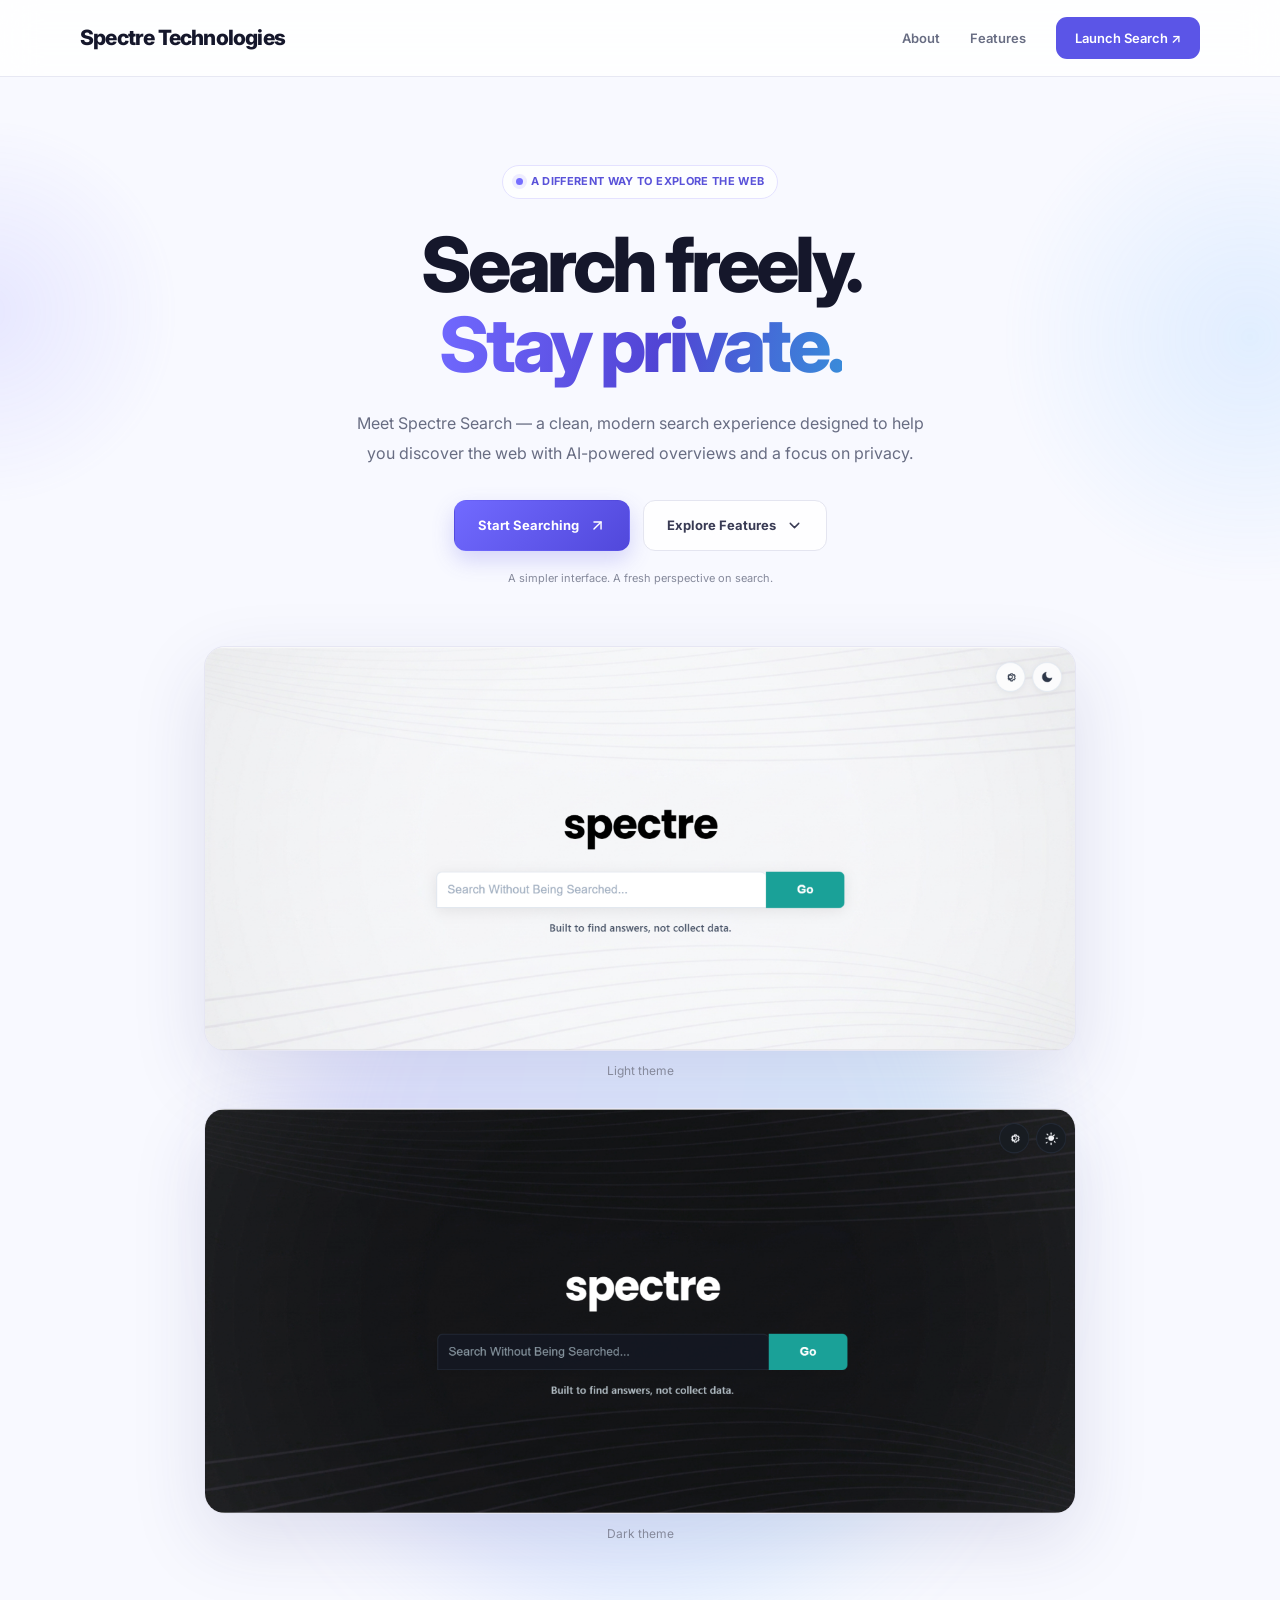
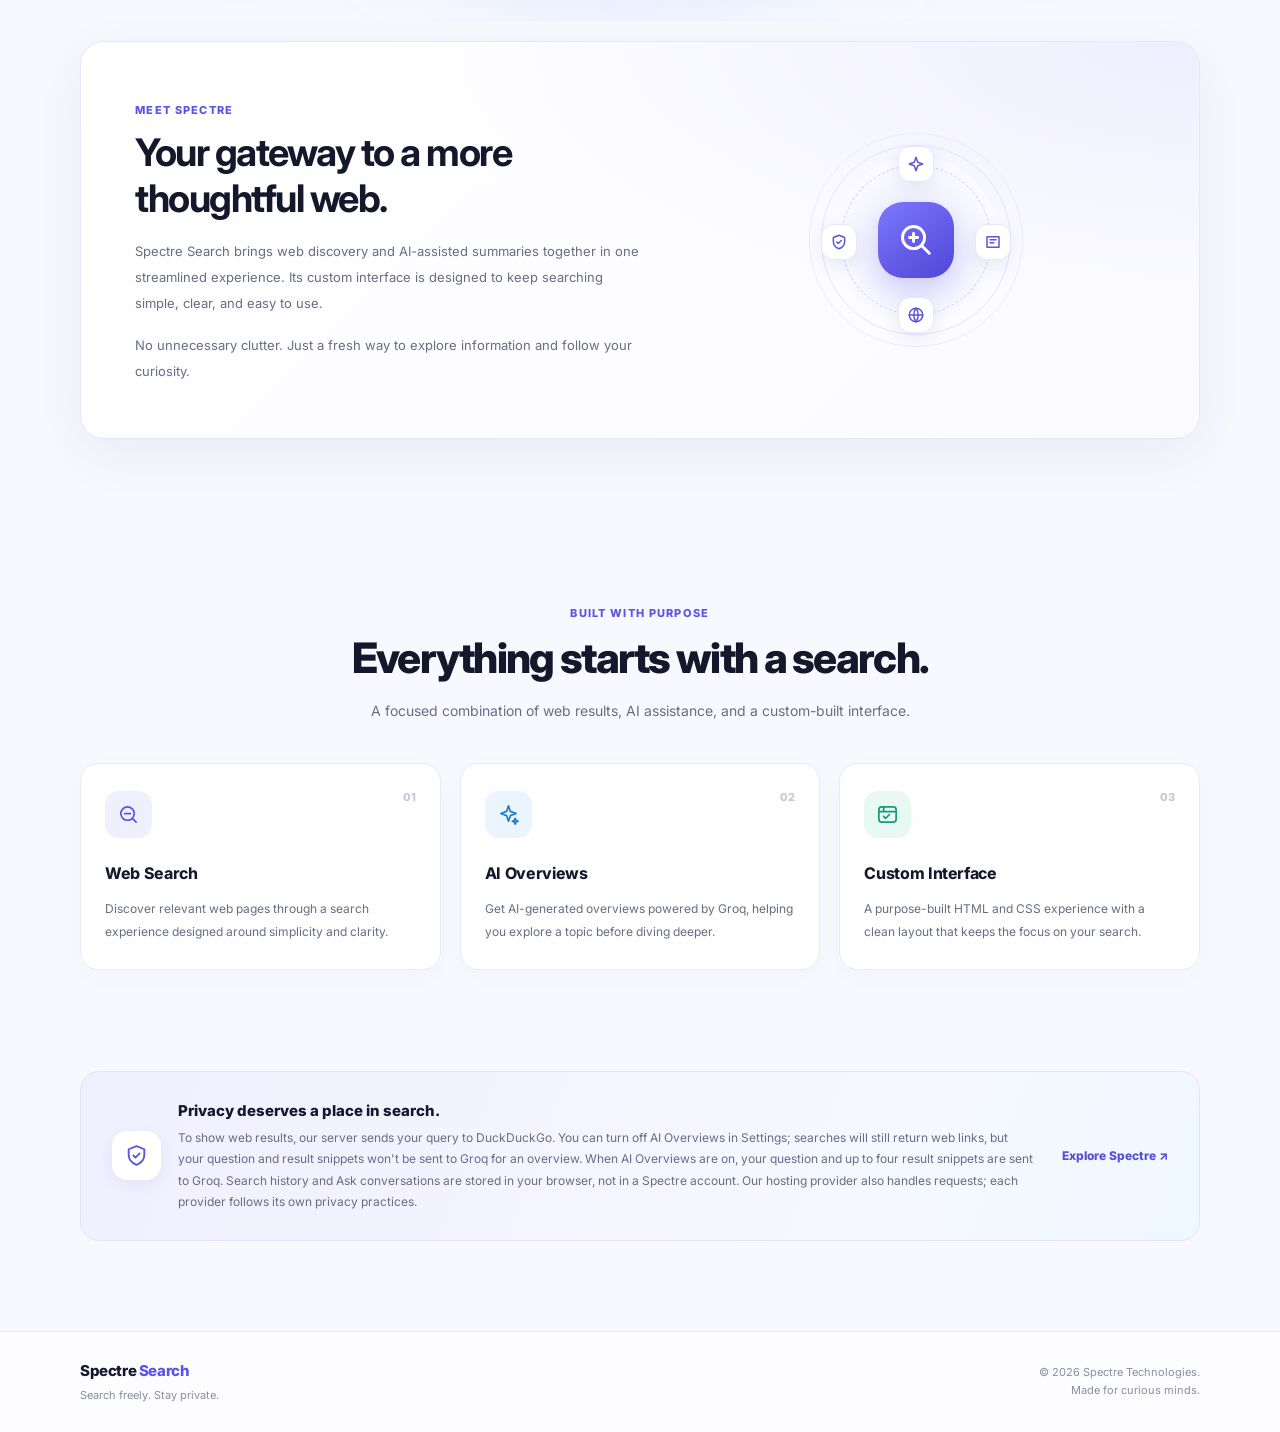
<file: index.html>
<!DOCTYPE html>
<html lang="en">
<head>
  <meta charset="UTF-8">
  <meta name="viewport" content="width=device-width, initial-scale=1.0">

  <title>Spectre Technologies — Search Freely. Stay Private.</title>
  <meta name="description" content="Discover Spectre Search, a privacy-focused search experience with AI-powered overviews and a clean, modern interface.">

  <!-- Restore your original Google Search Console verification tag here. -->

  <meta name="theme-color" content="#f8f9ff">

  <link rel="preconnect" href="https://fonts.googleapis.com">
  <link rel="preconnect" href="https://fonts.gstatic.com" crossorigin>
  <link href="https://fonts.googleapis.com/css2?family=Inter:wght@400;500;600;700;800&display=swap" rel="stylesheet">

  <style>
    :root {
      --background: #f8f9ff;
      --surface: #ffffff;
      --text: #15172b;
      --muted: #686d83;
      --primary: #5b55e7;
      --primary-dark: #4942d0;
      --border: #e9eaf4;
      --shadow: 0 16px 50px rgba(41, 40, 100, 0.07);
    }

    * {
      box-sizing: border-box;
      margin: 0;
      padding: 0;
    }

    html {
      scroll-behavior: smooth;
      scroll-padding-top: 90px;
    }

    body {
      font-family: "Inter", sans-serif;
      background: var(--background);
      color: var(--text);
      line-height: 1.6;
      overflow-x: hidden;
    }

    a {
      color: inherit;
      text-decoration: none;
    }

    a {
      -webkit-tap-highlight-color: transparent;
    }

    .container {
      width: min(1120px, calc(100% - 40px));
      margin-inline: auto;
    }

    /* Navigation */

    .navbar {
      position: sticky;
      top: 0;
      z-index: 100;
      background: rgba(255, 255, 255, 0.86);
      backdrop-filter: blur(18px);
      border-bottom: 1px solid rgba(225, 227, 241, 0.8);
    }

    .nav-inner {
      min-height: 76px;
      display: flex;
      align-items: center;
      justify-content: space-between;
      gap: 24px;
    }

    /* Text-only brand */

    .brand {
      display: inline-flex;
      align-items: center;
      font-size: 21px;
      font-weight: 800;
      letter-spacing: -0.8px;
      white-space: nowrap;
    }

    .brand-name {
      color: #15172b;
    }

    .nav-links {
      display: flex;
      align-items: center;
      gap: 30px;
      color: var(--muted);
      font-size: 13px;
      font-weight: 600;
    }

    .nav-links a:not(.nav-cta):hover {
      color: var(--primary);
    }

    .nav-cta {
      padding: 11px 19px;
      border-radius: 11px;
      color: white;
      background: var(--primary);
      transition: transform 0.2s, background 0.2s;
    }

    .nav-cta:hover {
      background: var(--primary-dark);
      transform: translateY(-2px);
    }

    /* Hero */

    .hero {
      position: relative;
      isolation: isolate;
      padding: 88px 0 78px;
      overflow: hidden;
    }

    .hero::before,
    .hero::after {
      content: "";
      position: absolute;
      z-index: -1;
      border-radius: 50%;
      filter: blur(2px);
      pointer-events: none;
    }

    .hero::before {
      width: 390px;
      height: 390px;
      left: -210px;
      top: 40px;
      background: radial-gradient(
        circle,
        rgba(121, 116, 255, 0.13),
        transparent 70%
      );
    }

    .hero::after {
      width: 500px;
      height: 500px;
      right: -220px;
      top: 10px;
      background: radial-gradient(
        circle,
        rgba(105, 182, 255, 0.16),
        transparent 70%
      );
    }

    .hero-content {
      text-align: center;
      max-width: 800px;
      margin: 0 auto;
    }

    .eyebrow {
      display: inline-flex;
      align-items: center;
      gap: 8px;
      padding: 7px 13px;
      margin-bottom: 25px;
      border: 1px solid #e4e2ff;
      border-radius: 999px;
      background: rgba(255, 255, 255, 0.8);
      color: #5952d9;
      font-size: 11px;
      font-weight: 700;
      letter-spacing: 0.35px;
    }

    .eyebrow-dot {
      width: 7px;
      height: 7px;
      background: #756eff;
      border-radius: 50%;
      box-shadow: 0 0 0 4px #eeedff;
    }

    h1 {
      font-size: clamp(43px, 7vw, 76px);
      line-height: 1.06;
      letter-spacing: -4px;
      font-weight: 800;
    }

    .gradient-text {
      color: #5c55e8;
      background: linear-gradient(
        100deg,
        #7169ff,
        #5144d4 55%,
        #398cda
      );
      -webkit-background-clip: text;
      background-clip: text;
      -webkit-text-fill-color: transparent;
    }

    .hero-description {
      max-width: 570px;
      margin: 23px auto 0;
      color: var(--muted);
      font-size: 16px;
      line-height: 1.9;
    }

    .hero-actions {
      margin-top: 32px;
      display: flex;
      align-items: center;
      justify-content: center;
      flex-wrap: wrap;
      gap: 13px;
    }

    .button {
      display: inline-flex;
      justify-content: center;
      align-items: center;
      gap: 10px;
      padding: 14px 23px;
      border: 1px solid transparent;
      border-radius: 12px;
      font-family: inherit;
      font-size: 13px;
      font-weight: 700;
      transition: transform 0.22s, box-shadow 0.22s, background 0.22s;
    }

    .button-primary {
      color: #fff;
      background: linear-gradient(135deg, #716aff, #5148db);
      box-shadow: 0 9px 22px rgba(91, 85, 231, 0.23);
    }

    .button-primary:hover {
      transform: translateY(-3px);
      box-shadow: 0 13px 27px rgba(91, 85, 231, 0.3);
    }

    .button-secondary {
      color: #393b54;
      background: rgba(255, 255, 255, 0.85);
      border-color: #e4e5f0;
    }

    .button-secondary:hover {
      transform: translateY(-2px);
      background: white;
      box-shadow: 0 7px 18px rgba(41, 40, 100, 0.06);
    }

    .button svg {
      width: 17px;
      height: 17px;
    }

    .hero-note {
      margin-top: 19px;
      font-size: 11px;
      color: #85899b;
    }

    /* Search interface previews */

    .preview-wrap {
      position: relative;
      max-width: 900px;
      margin: 58px auto 0;
      padding: 0 14px;
    }

    .preview-glow {
      position: absolute;
      inset: 15% 10% -8%;
      background: linear-gradient(100deg, #a49fff, #8ad8ff);
      filter: blur(55px);
      opacity: 0.24;
      z-index: -1;
      border-radius: 50%;
    }

    .search-screenshot {
      display: block;
      width: 100%;
      height: auto;
      border: 1px solid #e6e6f3;
      border-radius: 21px;
      background: #fff;
      box-shadow: 0 26px 75px rgba(48, 46, 113, 0.13);
      transition: transform 0.35s ease, box-shadow 0.35s ease;
    }

    .preview-shot {
      margin: 0 0 28px;
    }

    .preview-shot:last-child {
      margin-bottom: 0;
    }

    .preview-caption {
      margin-top: 10px;
      color: #85899b;
      font-size: 12px;
      text-align: center;
    }

    .search-screenshot:hover {
      transform: translateY(-4px);
      box-shadow: 0 32px 85px rgba(48, 46, 113, 0.17);
    }

    /* Shared section styles */

    .section {
      padding: 75px 0;
    }

    .section-heading {
      max-width: 650px;
      margin: 0 auto 39px;
      text-align: center;
    }

    .section-kicker {
      display: inline-block;
      margin-bottom: 11px;
      color: var(--primary);
      font-size: 11px;
      font-weight: 800;
      letter-spacing: 1.3px;
      text-transform: uppercase;
    }

    .section-heading h2 {
      font-size: clamp(29px, 4vw, 42px);
      line-height: 1.2;
      letter-spacing: -1.7px;
      font-weight: 800;
    }

    .section-heading p {
      margin-top: 14px;
      color: var(--muted);
      font-size: 14px;
      line-height: 1.9;
    }

    /* About */

    .about-section {
      padding-top: 20px;
    }

    .about-panel {
      position: relative;
      display: grid;
      grid-template-columns: 1.05fr 0.95fr;
      align-items: center;
      gap: 45px;
      padding: clamp(27px, 5vw, 54px);
      overflow: hidden;
      border: 1px solid #e8e7f7;
      border-radius: 24px;
      background:
        radial-gradient(
          ellipse at 100% 0%,
          rgba(122, 115, 255, 0.10),
          transparent 48%
        ),
        linear-gradient(135deg, #fff, #fbfbff);
      box-shadow: var(--shadow);
    }

    .about-copy h2 {
      max-width: 410px;
      font-size: clamp(27px, 4vw, 38px);
      line-height: 1.2;
      letter-spacing: -1.5px;
    }

    .about-copy p {
      margin-top: 16px;
      color: var(--muted);
      font-size: 13px;
      line-height: 2;
    }

    .about-visual {
      min-height: 200px;
      display: grid;
      place-items: center;
    }

    .orbit {
      position: relative;
      width: 190px;
      height: 190px;
      display: grid;
      place-items: center;
      border: 1px solid #e5e3ff;
      border-radius: 50%;
      background: radial-gradient(
        circle,
        #f0efff 0%,
        #fafaff 62%,
        transparent 63%
      );
    }

    .orbit::before,
    .orbit::after {
      content: "";
      position: absolute;
      inset: 19px;
      border: 1px dashed #d4d1ff;
      border-radius: 50%;
    }

    .orbit::after {
      inset: -13px;
      border-style: solid;
      border-color: #ecebff;
    }

    .orbit-core {
      width: 76px;
      height: 76px;
      display: grid;
      place-items: center;
      color: white;
      border-radius: 25px;
      background: linear-gradient(145deg, #7e77ff, #4f46d6);
      box-shadow: 0 12px 32px rgba(91, 85, 231, 0.28);
      z-index: 1;
    }

    .orbit-core svg {
      width: 39px;
      height: 39px;
    }

    .orbit-node {
      position: absolute;
      width: 36px;
      height: 36px;
      display: grid;
      place-items: center;
      color: #5c55dc;
      border: 1px solid #e7e5ff;
      border-radius: 12px;
      background: #fff;
      box-shadow: 0 6px 18px rgba(41, 40, 100, 0.08);
      z-index: 2;
    }

    .orbit-node svg {
      width: 18px;
      height: 18px;
    }

    .orbit-node.one { top: 0; left: 76px; }
    .orbit-node.two { right: -1px; top: 78px; }
    .orbit-node.three { bottom: 1px; left: 76px; }
    .orbit-node.four { left: -1px; top: 78px; }

    /* Features */

    .features-section {
      padding-top: 85px;
    }

    .features-grid {
      display: grid;
      grid-template-columns: repeat(3, minmax(0, 1fr));
      gap: 19px;
    }

    .feature-card {
      position: relative;
      padding: 27px 24px 25px;
      border: 1px solid var(--border);
      border-radius: 18px;
      background: rgba(255, 255, 255, 0.88);
      box-shadow: 0 6px 25px rgba(41, 40, 100, 0.025);
      transition: transform 0.25s, border-color 0.25s, box-shadow 0.25s;
    }

    .feature-card:hover {
      transform: translateY(-5px);
      border-color: #d8d5ff;
      box-shadow: 0 15px 38px rgba(41, 40, 100, 0.075);
    }

    .feature-icon {
      width: 47px;
      height: 47px;
      display: grid;
      place-items: center;
      margin-bottom: 23px;
      border-radius: 14px;
      color: #5b55df;
      background: #f0efff;
    }

    .feature-icon svg {
      width: 23px;
      height: 23px;
    }

    .feature-card:nth-child(2) .feature-icon {
      color: #277cc4;
      background: #eaf5ff;
    }

    .feature-card:nth-child(3) .feature-icon {
      color: #169a79;
      background: #e7f9f2;
    }

    .feature-card h3 {
      margin-bottom: 10px;
      font-size: 16px;
      font-weight: 750;
      letter-spacing: -0.35px;
    }

    .feature-card p {
      color: var(--muted);
      font-size: 12px;
      line-height: 1.95;
    }

    .feature-number {
      position: absolute;
      top: 25px;
      right: 24px;
      color: #c6c7d7;
      font-size: 11px;
      font-weight: 800;
    }

    /* Privacy panel */

    .privacy-section {
      padding: 26px 0 90px;
    }

    .privacy-panel {
      display: flex;
      align-items: center;
      justify-content: space-between;
      gap: 26px;
      padding: 27px 31px;
      border: 1px solid #e3e2fb;
      border-radius: 19px;
      background: linear-gradient(
        110deg,
        #f0efff,
        #f6f8ff 70%,
        #eff8ff
      );
    }

    .privacy-copy {
      display: flex;
      align-items: center;
      gap: 17px;
    }

    .privacy-icon {
      width: 49px;
      height: 49px;
      flex-shrink: 0;
      display: grid;
      place-items: center;
      color: #5b55df;
      border-radius: 15px;
      background: #fff;
      box-shadow: 0 5px 15px rgba(70, 65, 160, 0.07);
    }

    .privacy-icon svg {
      width: 25px;
      height: 25px;
    }

    .privacy-copy h3 {
      font-size: 15px;
      font-weight: 800;
    }

    .privacy-copy p {
      margin-top: 4px;
      color: var(--muted);
      font-size: 12px;
      line-height: 1.8;
    }

    .privacy-link {
      flex-shrink: 0;
      color: #5750d7;
      font-size: 12px;
      font-weight: 800;
    }

    .privacy-link:hover {
      text-decoration: underline;
    }

    /* Footer */

    footer {
      border-top: 1px solid #e8e9f2;
      background: rgba(255, 255, 255, 0.72);
    }

    .footer-inner {
      min-height: 100px;
      display: flex;
      align-items: center;
      justify-content: space-between;
      gap: 20px;
    }

    .footer-brand {
      font-size: 15px;
      font-weight: 800;
      letter-spacing: -0.4px;
    }

    .footer-brand span {
      color: var(--primary);
    }

    .footer-caption {
      margin-top: 4px;
      color: #898da0;
      font-size: 11px;
    }

    .footer-right {
      color: #898da0;
      font-size: 11px;
      text-align: right;
    }

    /* Responsive layouts */

    @media (max-width: 760px) {
      .nav-inner {
        min-height: 68px;
      }

      .brand {
        font-size: 18px;
        letter-spacing: -0.6px;
      }

      .nav-links {
        gap: 15px;
      }

      .nav-links .nav-about {
        display: none;
      }

      .nav-cta {
        padding: 10px 13px;
        font-size: 11px;
      }

      .hero {
        padding: 69px 0 60px;
      }

      h1 {
        letter-spacing: -2.7px;
      }

      .hero-description {
        font-size: 14px;
      }

      .preview-wrap {
        margin-top: 45px;
      }

      .about-panel {
        grid-template-columns: 1fr;
        gap: 28px;
      }

      .about-copy {
        text-align: center;
      }

      .about-copy h2 {
        margin-inline: auto;
      }

      .about-visual {
        min-height: 220px;
      }

      .features-grid {
        grid-template-columns: repeat(2, minmax(0, 1fr));
      }

      .feature-card:last-child {
        grid-column: 1 / -1;
      }

      .privacy-panel {
        align-items: flex-start;
        flex-direction: column;
      }

      .privacy-link {
        padding-left: 66px;
      }
    }

    @media (max-width: 480px) {
      .container {
        width: calc(100% - 30px);
      }

      .brand {
        font-size: 15px;
        letter-spacing: -0.5px;
      }

      .nav-links {
        gap: 0;
      }

      .nav-cta {
        padding: 9px 10px;
        font-size: 10px;
      }

      .hero {
        padding-top: 55px;
      }

      .eyebrow {
        font-size: 9px;
      }

      h1 {
        font-size: 45px;
        letter-spacing: -2.5px;
      }

      .hero-description {
        font-size: 13px;
        line-height: 1.85;
      }

      .hero-actions {
        flex-direction: column;
        align-items: stretch;
        max-width: 270px;
        margin-inline: auto;
        margin-top: 25px;
      }

      .button {
        width: 100%;
      }

      .preview-wrap {
        padding: 0;
        margin-top: 40px;
      }

      .search-screenshot {
        border-radius: 14px;
      }

      .section {
        padding: 58px 0;
      }

      .section-heading {
        margin-bottom: 28px;
      }

      .section-heading h2 {
        letter-spacing: -1px;
      }

      .section-heading p {
        font-size: 12px;
      }

      .about-panel {
        padding: 27px 20px;
      }

      .about-copy p {
        font-size: 12px;
      }

      .features-grid {
        grid-template-columns: 1fr;
        gap: 13px;
      }

      .feature-card,
      .feature-card:last-child {
        grid-column: auto;
        padding: 23px;
      }

      .feature-icon {
        margin-bottom: 17px;
      }

      .privacy-section {
        padding-bottom: 60px;
      }

      .privacy-panel {
        padding: 22px 19px;
      }

      .privacy-copy {
        align-items: flex-start;
        gap: 12px;
      }

      .privacy-copy p {
        font-size: 11px;
      }

      .privacy-link {
        padding-left: 61px;
      }

      .footer-inner {
        padding: 23px 0;
        min-height: auto;
        align-items: flex-start;
        flex-direction: column;
        gap: 13px;
      }

      .footer-right {
        text-align: left;
      }
    }

    @media (prefers-reduced-motion: reduce) {
      *,
      *::before,
      *::after {
        scroll-behavior: auto !important;
        transition-duration: 0.01ms !important;
        animation-duration: 0.01ms !important;
      }
    }
  </style>
</head>

<body>

  <!-- Navigation -->
  <header class="navbar">
    <div class="container nav-inner">
      <a class="brand" href="#" aria-label="Spectre Technologies home">
        <span class="brand-name">Spectre Technologies</span>
      </a>

      <nav class="nav-links" aria-label="Main navigation">
        <a class="nav-about" href="#about">About</a>
        <a class="nav-about" href="#features">Features</a>
        <a class="nav-cta" href="https://spectresearch.vercel.app">
          Launch Search <span aria-hidden="true">↗</span>
        </a>
      </nav>
    </div>
  </header>

  <main>

    <!-- Hero -->
    <section class="hero">
      <div class="container">
        <div class="hero-content">
          <div class="eyebrow">
            <span class="eyebrow-dot"></span>
            A DIFFERENT WAY TO EXPLORE THE WEB
          </div>

          <h1>
            Search freely.<br>
            <span class="gradient-text">Stay private.</span>
          </h1>

          <p class="hero-description">
            Meet Spectre Search — a clean, modern search experience
            designed to help you discover the web with AI-powered
            overviews and a focus on privacy.
          </p>

          <div class="hero-actions">
            <a class="button button-primary"
               href="https://spectresearch.vercel.app">
              Start Searching
              <svg viewBox="0 0 24 24" fill="none" stroke="currentColor"
                   stroke-width="2" stroke-linecap="round"
                   stroke-linejoin="round" aria-hidden="true">
                <path d="M7 17 17 7"></path>
                <path d="M7 7h10v10"></path>
              </svg>
            </a>

            <a class="button button-secondary" href="#features">
              Explore Features
              <svg viewBox="0 0 24 24" fill="none" stroke="currentColor"
                   stroke-width="2" stroke-linecap="round"
                   stroke-linejoin="round" aria-hidden="true">
                <path d="m6 9 6 6 6-6"></path>
              </svg>
            </a>
          </div>

          <p class="hero-note">
            A simpler interface. A fresh perspective on search.
          </p>
        </div>

        <!-- Spectre Search theme previews -->
        <div class="preview-wrap">
          <div class="preview-glow"></div>

          <figure class="preview-shot">
            <img
              class="search-screenshot"
              src="static/images/spectre-search-img.png"
              alt="Spectre Search homepage in light theme"
              loading="eager"
              fetchpriority="high"
            >
            <figcaption class="preview-caption">Light theme</figcaption>
          </figure>

          <figure class="preview-shot">
            <img
              class="search-screenshot"
              src="static/images/spectre-search-img-dark.png"
              alt="Spectre Search homepage in dark theme"
              loading="lazy"
            >
            <figcaption class="preview-caption">Dark theme</figcaption>
          </figure>
        </div>
      </div>
    </section>

    <!-- About -->
    <section class="section about-section" id="about">
      <div class="container">
        <div class="about-panel">
          <div class="about-copy">
            <span class="section-kicker">Meet Spectre</span>
            <h2>Your gateway to a more thoughtful web.</h2>

            <p>
              Spectre Search brings web discovery and AI-assisted
              summaries together in one streamlined experience.
              Its custom interface is designed to keep searching
              simple, clear, and easy to use.
            </p>

            <p>
              No unnecessary clutter. Just a fresh way to explore
              information and follow your curiosity.
            </p>
          </div>

          <div class="about-visual" aria-hidden="true">
            <div class="orbit">
              <div class="orbit-core">
                <svg viewBox="0 0 24 24" fill="none" stroke="currentColor"
                     stroke-width="1.8" stroke-linecap="round"
                     stroke-linejoin="round">
                  <circle cx="10.8" cy="10.8" r="6.8"></circle>
                  <path d="m16 16 4.5 4.5"></path>
                  <path d="M8.3 10.8h5"></path>
                  <path d="M10.8 8.3v5"></path>
                </svg>
              </div>

              <span class="orbit-node one">
                <svg viewBox="0 0 24 24" fill="none" stroke="currentColor"
                     stroke-width="2" stroke-linecap="round"
                     stroke-linejoin="round">
                  <path d="m12 3 2.3 6.7L21 12l-6.7 2.3L12 21l-2.3-6.7L3 12l6.7-2.3L12 3Z"></path>
                </svg>
              </span>

              <span class="orbit-node two">
                <svg viewBox="0 0 24 24" fill="none" stroke="currentColor"
                     stroke-width="2" stroke-linecap="round"
                     stroke-linejoin="round">
                  <path d="M4 5h16v14H4z"></path>
                  <path d="M8 9h8M8 13h5"></path>
                </svg>
              </span>

              <span class="orbit-node three">
                <svg viewBox="0 0 24 24" fill="none" stroke="currentColor"
                     stroke-width="2" stroke-linecap="round"
                     stroke-linejoin="round">
                  <circle cx="12" cy="12" r="9"></circle>
                  <path d="M3 12h18M12 3a15 15 0 0 1 0 18M12 3a15 15 0 0 0 0 18"></path>
                </svg>
              </span>

              <span class="orbit-node four">
                <svg viewBox="0 0 24 24" fill="none" stroke="currentColor"
                     stroke-width="2" stroke-linecap="round"
                     stroke-linejoin="round">
                  <path d="M12 3 4.5 6v5.5c0 4.5 3.2 7.8 7.5 9.5 4.3-1.7 7.5-5 7.5-9.5V6L12 3Z"></path>
                  <path d="m9 12 2 2 4-4"></path>
                </svg>
              </span>
            </div>
          </div>
        </div>
      </div>
    </section>

    <!-- Features -->
    <section class="section features-section" id="features">
      <div class="container">
        <div class="section-heading">
          <span class="section-kicker">Built with purpose</span>
          <h2>Everything starts with a search.</h2>
          <p>
            A focused combination of web results, AI assistance,
            and a custom-built interface.
          </p>
        </div>

        <div class="features-grid">
          <article class="feature-card">
            <span class="feature-number">01</span>

            <div class="feature-icon">
              <svg viewBox="0 0 24 24" fill="none" stroke="currentColor"
                   stroke-width="1.8" stroke-linecap="round"
                   stroke-linejoin="round" aria-hidden="true">
                <circle cx="11" cy="11" r="7"></circle>
                <path d="m16 16 4 4"></path>
                <path d="M8 11h6"></path>
              </svg>
            </div>

            <h3>Web Search</h3>
            <p>
              Discover relevant web pages through a search experience
              designed around simplicity and clarity.
            </p>
          </article>

          <article class="feature-card">
            <span class="feature-number">02</span>

            <div class="feature-icon">
              <svg viewBox="0 0 24 24" fill="none" stroke="currentColor"
                   stroke-width="1.8" stroke-linecap="round"
                   stroke-linejoin="round" aria-hidden="true">
                <path d="m12 3 1.9 5.8L20 11l-6.1 2.2L12 19l-2-5.8L4 11l6-2.2L12 3Z"></path>
                <path d="m19 16 .9 2.1L22 19l-2.1.9L19 22l-.9-2.1L16 19l2.1-.9L19 16Z"></path>
              </svg>
            </div>

            <h3>AI Overviews</h3>
            <p>
              Get AI-generated overviews powered by Groq, helping
              you explore a topic before diving deeper.
            </p>
          </article>

          <article class="feature-card">
            <span class="feature-number">03</span>

            <div class="feature-icon">
              <svg viewBox="0 0 24 24" fill="none" stroke="currentColor"
                   stroke-width="1.8" stroke-linecap="round"
                   stroke-linejoin="round" aria-hidden="true">
                <rect x="3" y="4" width="18" height="16" rx="3"></rect>
                <path d="M3 9h18M8 4v5"></path>
                <path d="m8 14 2 2 4-4"></path>
              </svg>
            </div>

            <h3>Custom Interface</h3>
            <p>
              A purpose-built HTML and CSS experience with a clean
              layout that keeps the focus on your search.
            </p>
          </article>
        </div>
      </div>
    </section>

    <!-- Privacy -->
    <section class="privacy-section">
      <div class="container">
        <div class="privacy-panel">
          <div class="privacy-copy">
            <div class="privacy-icon">
              <svg viewBox="0 0 24 24" fill="none" stroke="currentColor"
                   stroke-width="1.8" stroke-linecap="round"
                   stroke-linejoin="round" aria-hidden="true">
                <path d="M12 3 4.5 6v5.5c0 4.5 3.2 7.8 7.5 9.5 4.3-1.7 7.5-5 7.5-9.5V6L12 3Z"></path>
                <path d="m9 12 2 2 4-4"></path>
              </svg>
            </div>

            <div>
              <h3>Privacy deserves a place in search.</h3>
              <p>
                To show web results, our server sends your query to DuckDuckGo.
                You can turn off AI Overviews in Settings; searches will still
                return web links, but your question and result snippets won't
                be sent to Groq for an overview. When AI Overviews are on, your
                question and up to four result snippets are sent to Groq.
                Search history and Ask conversations are stored in your
                browser, not in a Spectre account. Our hosting provider also
                handles requests; each provider follows its own privacy
                practices.
              </p>
            </div>
          </div>

          <a class="privacy-link"
             href="https://spectresearch.vercel.app">
            Explore Spectre <span aria-hidden="true">↗</span>
          </a>
        </div>
      </div>
    </section>

  </main>

  <!-- Footer -->
  <footer>
    <div class="container footer-inner">
      <div>
        <div class="footer-brand">Spectre <span>Search</span></div>
        <p class="footer-caption">Search freely. Stay private.</p>
      </div>

      <div class="footer-right">
        <p>© <span id="year"></span> Spectre Technologies.</p>
        <p>Made for curious minds.</p>
      </div>
    </div>
  </footer>

  <script>
    document.getElementById("year").textContent =
      new Date().getFullYear();
  </script>

</body>
</html>
</file>
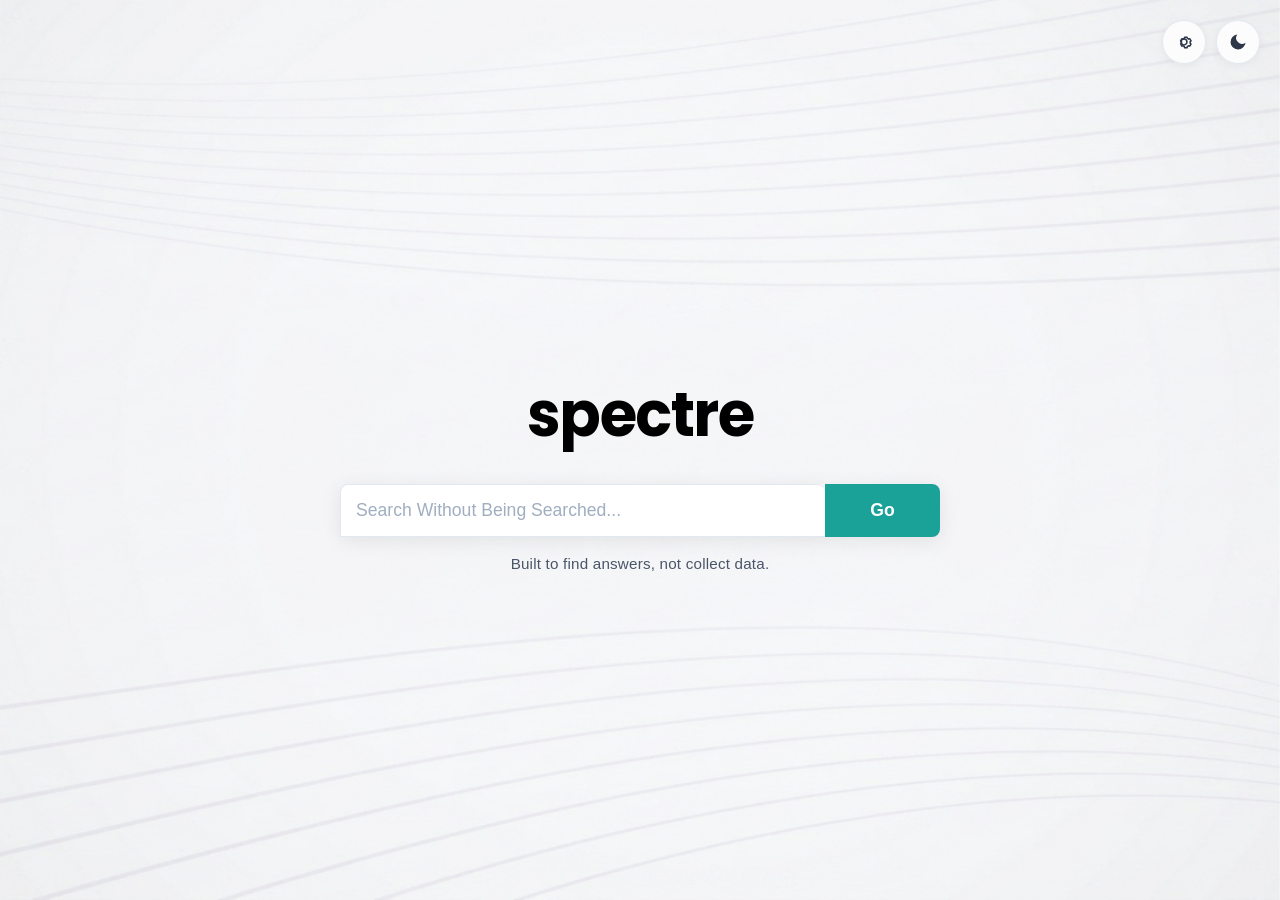
<file: templates/index.html>
<!DOCTYPE html>
<html lang="en">
<head>
    <meta name="google-site-verification" content="cZw-j_R3HyR2Mt8L0sUoBmIKHdIp8CL0Q8oSukStxv4" />
    <meta charset="UTF-8">
    <meta name="viewport" content="width=device-width, initial-scale=1.0">
    <title>spectre - Private Search Engine</title>
    <link rel="stylesheet" href="/static/css/search-history.css">
    <!-- Google Font for Brave-style typography -->
    <link rel="preconnect" href="https://fonts.googleapis.com">
    <link rel="preconnect" href="https://fonts.gstatic.com" crossorigin>
    <link href="https://fonts.googleapis.com/css2?family=Poppins:wght@700&display=swap" rel="stylesheet">
    
    <style>
        :root {
            --page-text: #2d3748;
            --text-primary: #2d3748;
            --heading-text: #000000;
            --input-bg: #ffffff;
            --input-text: #2d3748;
            --input-border: #e2e8f0;
            --placeholder-text: #a0aec0;
            --secondary-text: #4a5568;
            --text-secondary: #4a5568;
            --card-bg: rgba(255, 255, 255, 0.85);
            --card-border: rgba(0, 0, 0, 0.1);
        }

        html.dark-theme {
            --page-text: #f1f2f6;
            --text-primary: #f1f2f6;
            --heading-text: #ffffff;
            --input-bg: rgba(19, 23, 34, 0.92);
            --input-text: #f1f2f6;
            --input-border: #242b38;
            --placeholder-text: #8c9ba5;
            --secondary-text: #b5c0c7;
            --text-secondary: #b5c0c7;
            --card-bg: rgba(22, 27, 34, 0.8);
            --card-border: rgba(255, 255, 255, 0.15);
        }

        /* Smooth transition for theme toggling */
        html {
            transition: background-color 0.3s ease, color 0.3s ease;
        }

        body {
            background: transparent;
            color: var(--page-text); 
            font-family: 'Segoe UI', Tahoma, Geneva, Verdana, sans-serif; 
            display: flex; 
            flex-direction: column; 
            align-items: center; 
            justify-content: center; 
            height: 100vh; 
            margin: 0; 
            position: relative;
            isolation: isolate;
        }

        body::before {
            content: '';
            position: fixed;
            inset: 0;
            background: url('/templates/backgrounds/image.png') no-repeat center center;
            background-size: cover;
            z-index: -1;
            transition: filter 0.3s ease;
        }

        html.dark-theme body::before {
            filter: invert(0.92) hue-rotate(180deg) brightness(1.25) contrast(1.15);
        }

        /* Top Right Theme Toggle Button */
        .theme-toggle-btn {
            position: fixed;
            top: 20px;
            right: 20px;
            background: rgba(255, 255, 255, 0.8);
            border: 1.5px solid #e2e8f0;
            border-radius: 50%;
            width: 44px;
            height: 44px;
            display: flex;
            align-items: center;
            justify-content: center;
            cursor: pointer;
            backdrop-filter: blur(8px);
            box-shadow: 0 2px 10px rgba(0, 0, 0, 0.05);
            transition: transform 0.2s ease, background-color 0.2s ease;
            z-index: 1000;
        }

        html.dark-theme .theme-toggle-btn {
            background: rgba(22, 27, 34, 0.8);
            border-color: #242b38;
        }

        .theme-toggle-btn:hover {
            transform: scale(1.05);
            background: #ffffff;
        }

        html.dark-theme .theme-toggle-btn:hover {
            background: #242b38;
        }

        .theme-toggle-btn svg {
            width: 20px;
            height: 20px;
            fill: var(--page-text);
        }

        .settings-toggle-btn {
            position: fixed;
            top: 20px;
            right: 74px;
            width: 44px;
            height: 44px;
            display: grid;
            place-items: center;
            padding: 0;
            color: var(--page-text);
            background: rgba(255, 255, 255, 0.8);
            border: 1.5px solid #e2e8f0;
            border-radius: 50%;
            cursor: pointer;
            backdrop-filter: blur(8px);
            box-shadow: 0 2px 10px rgba(0, 0, 0, 0.05);
            transition: transform 0.2s ease, background-color 0.2s ease;
            z-index: 1000;
        }

        html.dark-theme .settings-toggle-btn {
            background: rgba(22, 27, 34, 0.8);
            border-color: #242b38;
        }

        .settings-toggle-btn:hover {
            transform: scale(1.05);
        }

        .settings-toggle-btn svg {
            width: 20px;
            height: 20px;
            fill: none;
            stroke: currentColor;
            stroke-width: 1.8;
            stroke-linecap: round;
            stroke-linejoin: round;
        }

        .settings-backdrop {
            position: fixed;
            inset: 0;
            z-index: 1001;
            background: rgba(15, 23, 42, 0.35);
            backdrop-filter: blur(3px);
        }

        .settings-panel {
            position: fixed;
            top: 74px;
            right: 20px;
            z-index: 1002;
            width: min(520px, calc(100vw - 28px));
            max-height: min(720px, calc(100vh - 96px));
            display: flex;
            flex-direction: column;
            overflow: hidden;
            color: var(--page-text);
            background: var(--card-bg, rgba(255, 255, 255, 0.96));
            border: 1px solid var(--card-border);
            border-radius: 18px;
            box-shadow: 0 24px 70px rgba(15, 23, 42, 0.24);
            backdrop-filter: blur(22px);
        }

        .settings-panel[hidden],
        .settings-backdrop[hidden],
        .settings-content[hidden] {
            display: none;
        }

        .settings-header {
            display: flex;
            align-items: center;
            justify-content: space-between;
            padding: 19px 22px 15px;
            border-bottom: 1px solid var(--card-border);
        }

        .settings-header h2 {
            margin: 0;
            font-size: 1.15rem;
            color: var(--heading-text);
        }

        .settings-close {
            width: 34px;
            height: 34px;
            border: 1px solid var(--card-border);
            border-radius: 10px;
            color: var(--page-text);
            background: var(--input-bg);
            font-size: 1.3rem;
            cursor: pointer;
        }

        .settings-tabs {
            display: flex;
            gap: 6px;
            overflow-x: auto;
            padding: 11px 16px;
            border-bottom: 1px solid var(--card-border);
        }

        .settings-tab {
            flex: 0 0 auto;
            padding: 8px 11px;
            border: 0;
            border-radius: 9px;
            color: var(--secondary-text);
            background: transparent;
            font: inherit;
            font-size: 0.82rem;
            cursor: pointer;
        }

        .settings-tab[aria-selected="true"] {
            color: #147a73;
            background: rgba(26, 161, 152, 0.12);
            font-weight: 700;
        }

        .settings-content {
            overflow-y: auto;
            padding: 8px 22px 22px;
        }

        .settings-description {
            margin: 8px 0 16px;
            color: var(--secondary-text);
            font-size: 0.86rem;
            line-height: 1.6;
        }

        .setting-row {
            display: flex;
            align-items: center;
            justify-content: space-between;
            gap: 16px;
            min-height: 56px;
            padding: 10px 0;
            border-bottom: 1px solid var(--card-border);
        }

        .setting-copy {
            display: flex;
            flex-direction: column;
            gap: 3px;
        }

        .setting-copy strong {
            font-size: 0.9rem;
            font-weight: 650;
        }

        .setting-copy span {
            color: var(--secondary-text);
            font-size: 0.78rem;
            line-height: 1.4;
        }

        .setting-row select {
            max-width: 160px;
            padding: 8px 10px;
            border: 1px solid var(--input-border);
            border-radius: 9px;
            color: var(--input-text);
            background: var(--input-bg);
            font: inherit;
            font-size: 0.82rem;
        }

        .setting-row input[type="checkbox"] {
            width: 42px;
            height: 23px;
            flex: 0 0 auto;
            accent-color: #1aa198;
            cursor: pointer;
        }

        .settings-action {
            margin: 14px 0 4px;
            padding: 9px 12px;
            border: 1px solid rgba(220, 70, 70, 0.3);
            border-radius: 9px;
            color: #c03939;
            background: rgba(220, 70, 70, 0.07);
            font: inherit;
            font-size: 0.82rem;
            font-weight: 600;
            cursor: pointer;
        }

        html.reduce-motion *,
        html.reduce-motion *::before,
        html.reduce-motion *::after {
            scroll-behavior: auto !important;
            animation-duration: 0.01ms !important;
            transition-duration: 0.01ms !important;
        }

        html.compact-results .result-item {
            padding: 12px;
            margin-bottom: 12px;
        }

        @media (max-width: 600px) {
            .settings-panel {
                top: 72px;
                right: 14px;
                max-height: calc(100vh - 88px);
            }

            .settings-header,
            .settings-content {
                padding-right: 16px;
                padding-left: 16px;
            }
        }

        h1 {
            font-family: 'Poppins', sans-serif;
            font-size: 3.8rem;
            margin-bottom: 24px;
            color: var(--heading-text);
            letter-spacing: -1.5px;
            font-weight: 700;
            text-transform: lowercase;
            text-shadow: none;
        }

        form {
            width: 100%;
            max-width: 600px;
            display: flex;
            position: relative;
            box-shadow: 0 4px 20px rgba(0, 0, 0, 0.08);
            border-radius: 8px;
        }

        input[type="text"] {
            width: 80%;
            padding: 15px;
            border: 1.5px solid var(--input-border);
            border-right: none;
            border-radius: 8px 0 0 8px;
            background-color: var(--input-bg);
            color: var(--input-text);
            font-size: 1.1rem;
            outline: none;
            transition: border-color 0.2s, box-shadow 0.2s;
        }

        input[type="text"]::placeholder {
            color: var(--placeholder-text);
        }

        input[type="text"]:focus {
            border-color: #1aa198;
        }

        button.search-btn {
            width: 20%;
            padding: 15px;
            border: none;
            background-color: #1aa198;
            color: #ffffff;
            font-size: 1.1rem;
            font-weight: bold;
            border-radius: 0 8px 8px 0;
            cursor: pointer;
            transition: background-color 0.2s;
        }

        button.search-btn:hover {
            background-color: #147a73;
        }

        .tagline {
            color: var(--secondary-text);
            font-size: 0.95rem;
            margin-top: 18px;
            letter-spacing: 0.2px;
            font-weight: 500;
        }
    </style>
</head>
<body>

    <!-- Theme Toggle Button -->
    <button class="theme-toggle-btn" id="themeToggle" aria-label="Toggle Theme">
        <svg id="themeIcon" viewBox="0 0 24 24">
            <!-- Moon Icon (default when in Light mode) -->
            <path d="M21 12.79A9 9 0 1 1 11.21 3 7 7 0 0 0 21 12.79z"></path>
        </svg>
    </button>
    <button class="settings-toggle-btn" id="settingsToggle" type="button" aria-label="Open settings" aria-haspopup="dialog" aria-expanded="false">
        <svg viewBox="0 0 24 24" aria-hidden="true">
            <path d="M12 8.5a3.5 3.5 0 1 0 0 7 3.5 3.5 0 0 0 0-7Z"></path>
            <path d="m19.4 13.5 1.1.9-1.5 2.6-1.4-.5a7.8 7.8 0 0 1-1.6.9l-.3 1.5h-3l-.3-1.5a7.8 7.8 0 0 1-1.6-.9l-1.4.5-1.5-2.6 1.1-.9a7 7 0 0 1 0-1.9l-1.1-.9 1.5-2.6 1.4.5a7.8 7.8 0 0 1 1.6-.9l.3-1.5h3l.3 1.5a7.8 7.8 0 0 1 1.6.9l1.4-.5 1.5 2.6-1.1.9a7 7 0 0 1 0 1.9Z"></path>
        </svg>
    </button>

    <div class="settings-backdrop" id="settingsBackdrop" hidden></div>
    <section class="settings-panel" id="settingsPanel" role="dialog" aria-modal="true" aria-labelledby="settingsTitle" hidden>
        <div class="settings-header">
            <h2 id="settingsTitle">Settings</h2>
            <button class="settings-close" id="settingsClose" type="button" aria-label="Close settings">×</button>
        </div>
        <div class="settings-tabs" role="tablist" aria-label="Settings categories">
            <button class="settings-tab" id="tab-general" type="button" role="tab" aria-selected="true" aria-controls="settings-general">General</button>
            <button class="settings-tab" id="tab-search" type="button" role="tab" aria-selected="false" aria-controls="settings-search" tabindex="-1">Search</button>
            <button class="settings-tab" id="tab-ai" type="button" role="tab" aria-selected="false" aria-controls="settings-ai" tabindex="-1">AI Overviews</button>
            <button class="settings-tab" id="tab-privacy" type="button" role="tab" aria-selected="false" aria-controls="settings-privacy" tabindex="-1">Privacy &amp; Data</button>
            <button class="settings-tab" id="tab-appearance" type="button" role="tab" aria-selected="false" aria-controls="settings-appearance" tabindex="-1">Appearance</button>
        </div>

        <div class="settings-content" id="settings-general" role="tabpanel" aria-labelledby="tab-general">
            <label class="setting-row">
                <span class="setting-copy"><strong>Open result links in a new tab</strong><span>Keep your search results open.</span></span>
                <input id="openResultsInNewTab" type="checkbox">
            </label>
            <label class="setting-row">
                <span class="setting-copy"><strong>Search history suggestions</strong><span>Show previous searches while you type.</span></span>
                <input id="searchSuggestions" type="checkbox">
            </label>
        </div>

        <div class="settings-content" id="settings-search" role="tabpanel" aria-labelledby="tab-search" hidden>
            <label class="setting-row">
                <span class="setting-copy"><strong>Safe Search</strong><span>Choose the filtering level for web results.</span></span>
                <select id="safeSearch"><option value="off">Off</option><option value="moderate">Moderate</option><option value="strict">Strict</option></select>
            </label>
            <label class="setting-row">
                <span class="setting-copy"><strong>Search region</strong><span>Prefer results for a region.</span></span>
                <select id="searchRegion">
                    <option value="world">Worldwide</option><option value="us">United States</option><option value="uk">United Kingdom</option>
                    <option value="ca">Canada</option><option value="au">Australia</option><option value="de">Germany</option>
                    <option value="fr">France</option><option value="es">Spain</option><option value="in">India</option>
                </select>
            </label>
            <label class="setting-row">
                <span class="setting-copy"><strong>Maximum results to show</strong><span>The search provider may return fewer results.</span></span>
                <select id="resultLimit"><option value="10">10</option><option value="20">20</option><option value="30">30</option></select>
            </label>
        </div>

        <div class="settings-content" id="settings-ai" role="tabpanel" aria-labelledby="tab-ai" hidden>
            <label class="setting-row">
                <span class="setting-copy"><strong>Use AI Overviews</strong><span>When off, your search still returns web links without an AI request.</span></span>
                <input id="aiOverviews" type="checkbox">
            </label>
            <label class="setting-row">
                <span class="setting-copy"><strong>Answer style</strong><span>Choose how much detail the overview includes.</span></span>
                <select id="answerStyle"><option value="concise">Concise</option><option value="detailed">Detailed</option></select>
            </label>
            <label class="setting-row">
                <span class="setting-copy"><strong>Show follow-up questions</strong><span>Allow follow-up questions after an overview.</span></span>
                <input id="showFollowUps" type="checkbox">
            </label>
            <p class="settings-description">When enabled, your question and up to four search-result snippets are sent to Groq to generate an overview.</p>
        </div>

        <div class="settings-content" id="settings-privacy" role="tabpanel" aria-labelledby="tab-privacy" hidden>
            <p class="settings-description">Your query goes to DuckDuckGo to fetch web results. When AI Overviews are on, your question and up to four result snippets go to Groq. Search and Ask history are stored in this browser. Our hosting provider also handles requests.</p>
            <label class="setting-row">
                <span class="setting-copy"><strong>Save search history</strong><span>Store searches in this browser for suggestions.</span></span>
                <input id="saveSearchHistory" type="checkbox">
            </label>
            <button class="settings-action" id="clearSearchHistory" type="button">Clear search history</button>
            <label class="setting-row">
                <span class="setting-copy"><strong>Save Ask history and conversations</strong><span>Keep Ask history and conversation threads in this browser.</span></span>
                <input id="saveAskHistory" type="checkbox">
            </label>
            <button class="settings-action" id="clearAskData" type="button">Clear Ask history and conversation</button>
        </div>

        <div class="settings-content" id="settings-appearance" role="tabpanel" aria-labelledby="tab-appearance" hidden>
            <label class="setting-row">
                <span class="setting-copy"><strong>Theme</strong><span>Choose light, dark, or follow your device.</span></span>
                <select id="themePreference"><option value="light">Light</option><option value="dark">Dark</option><option value="system">System</option></select>
            </label>
            <label class="setting-row">
                <span class="setting-copy"><strong>Compact results</strong><span>Use tighter spacing on the results page.</span></span>
                <input id="compactResults" type="checkbox">
            </label>
            <label class="setting-row">
                <span class="setting-copy"><strong>Reduce animations</strong><span>Minimize motion and transitions.</span></span>
                <input id="reduceAnimations" type="checkbox">
            </label>
        </div>
    </section>

    <h1>spectre</h1>
    <form action="/search" method="GET">
        <input type="text" name="q" placeholder="Search Without Being Searched..." autocomplete="off" data-has-history="true" required>
        <button type="submit" class="search-btn">Go</button>
        <div id="search-history-dropdown"></div>
    </form>
    <div class="tagline">Built to find answers, not collect data.</div>

    <script>
        const themeToggleBtn = document.getElementById('themeToggle');
        const themeIcon = document.getElementById('themeIcon');
        const htmlElement = document.documentElement;

        const moonPath = "M21 12.79A9 9 0 1 1 11.21 3 7 7 0 0 0 21 12.79z";
        const sunPath = "M12 7a5 5 0 1 0 0 10 5 5 0 0 0 0-10zm0-5a1 1 0 0 1 1 1v2a1 1 0 1 1-2 0V3a1 1 0 0 1 1-1zm0 18a1 1 0 0 1 1 1v2a1 1 0 1 1-2 0v-2a1 1 0 0 1 1-1zM4.22 4.22a1 1 0 0 1 1.42 0l1.42 1.42a1 1 0 1 1-1.42 1.42L4.22 5.64a1 1 0 0 1 0-1.42zm12.72 12.72a1 1 0 0 1 1.42 0l1.42 1.42a1 1 0 0 1-1.42 1.42l-1.42-1.42a1 1 0 0 1 0-1.42zM2 12a1 1 0 0 1 1-1h2a1 1 0 1 1 0 2H3a1 1 0 0 1-1-1zm18 0a1 1 0 0 1 1-1h2a1 1 0 1 1 0 2h-2a1 1 0 0 1-1-1zM5.64 18.36a1 1 0 0 1 0 1.42l-1.42 1.42a1 1 0 0 1-1.42-1.42l1.42-1.42a1 1 0 0 1 1.42 0zm12.72-12.72a1 1 0 0 1 0 1.42l-1.42 1.42a1 1 0 1 1-1.42-1.42l1.42-1.42a1 1 0 0 1 1.42 0z";

        // Load saved theme preference
        if (localStorage.getItem('theme') === 'dark') {
            htmlElement.classList.add('dark-theme');
            themeIcon.querySelector('path').setAttribute('d', sunPath);
        }

        themeToggleBtn.addEventListener('click', () => {
            htmlElement.classList.toggle('dark-theme');
            const isDark = htmlElement.classList.contains('dark-theme');
            
            themeIcon.querySelector('path').setAttribute('d', isDark ? sunPath : moonPath);
            localStorage.setItem('theme', isDark ? 'dark' : 'light');
        });
    </script>
    <script src="/static/js/search-settings.js"></script>
    <script src="/static/js/search-history.js"></script>
</body>
</html>
</file>
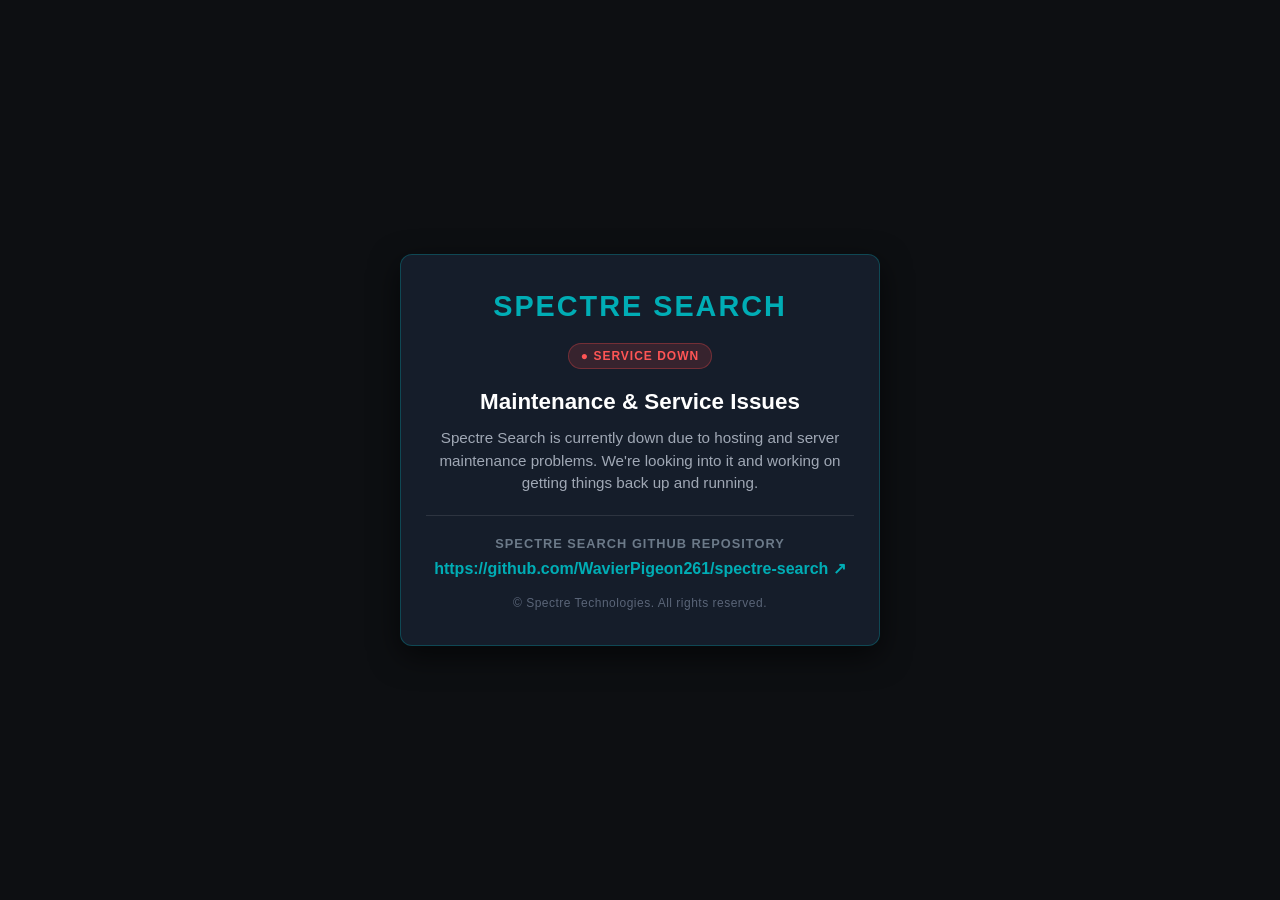
<file: index (8).html>
<!DOCTYPE html>
<html lang="en">
<head>
    <meta charset="UTF-8">
    <meta name="viewport" content="width=device-width, initial-scale=1.0">
    <title>Spectre Search - Service Notice</title>
    <style>
        * {
            box-sizing: border-box;
            margin: 0;
            padding: 0;
        }

        body {
            background-color: #0d0f12;
            color: #e0e0e0;
            font-family: 'Segoe UI', -apple-system, BlinkMacSystemFont, Roboto, sans-serif;
            display: flex;
            align-items: center;
            justify-content: center;
            min-height: 100vh;
            padding: 20px;
        }

        .card {
            background: #151d2a;
            border: 1px solid rgba(0, 173, 181, 0.3);
            border-radius: 12px;
            padding: 35px 25px;
            max-width: 480px;
            width: 100%;
            text-align: center;
            box-shadow: 0 10px 30px rgba(0, 0, 0, 0.6);
        }

        .logo {
            font-size: 1.8rem;
            font-weight: 800;
            color: #00adb5;
            letter-spacing: 2px;
            margin-bottom: 20px;
        }

        .status-badge {
            display: inline-block;
            background-color: rgba(255, 75, 75, 0.15);
            color: #ff5555;
            border: 1px solid rgba(255, 75, 75, 0.3);
            font-size: 0.75rem;
            font-weight: 700;
            text-transform: uppercase;
            letter-spacing: 1px;
            padding: 5px 12px;
            border-radius: 20px;
            margin-bottom: 20px;
        }

        h1 {
            font-size: 1.4rem;
            color: #ffffff;
            margin-bottom: 12px;
        }

        p {
            color: #a0a8b5;
            font-size: 0.95rem;
            line-height: 1.5;
            margin-bottom: 20px;
        }

        .divider {
            height: 1px;
            background: rgba(255, 255, 255, 0.1);
            margin: 20px 0;
        }

        .repo-section h2 {
            font-size: 0.8rem;
            text-transform: uppercase;
            letter-spacing: 1px;
            color: #6c7a89;
            margin-bottom: 8px;
        }

        .repo-link {
            color: #00adb5;
            text-decoration: none;
            font-weight: 600;
            word-break: break-all;
        }

        .repo-link:hover {
            color: #00f2fe;
            text-decoration: underline;
        }

        .copyright {
            font-size: 0.75rem;
            color: #5a6578;
            margin-top: 18px;
            letter-spacing: 0.5px;
        }
    </style>
</head>
<body>

    <div class="card">
        <div class="logo">SPECTRE SEARCH</div>
        
        <span class="status-badge">● Service Down</span>
        
        <h1>Maintenance & Service Issues</h1>
        
        <p>Spectre Search is currently down due to hosting and server maintenance problems. We're looking into it and working on getting things back up and running.</p>

        <div class="divider"></div>

        <div class="repo-section">
            <h2>Spectre Search GitHub Repository</h2>
            <a href="https://github.com/WavierPigeon261/spectre-search" target="_blank" class="repo-link">
                https://github.com/WavierPigeon261/spectre-search ↗
            </a>
        </div>

        <div class="copyright">
            © Spectre Technologies. All rights reserved.
        </div>
    </div>

</body>
</html>
</file>
<file: static/css/search-history.css>
/**
 * Spectre Search History Dropdown Styles
 * Autocomplete and history suggestion styling
 */

#search-history-dropdown {
    position: absolute;
    top: 100%;
    left: 0;
    right: 0;
    /* Translucent background using theme variable opacity */
    background: var(--card-bg, rgba(255, 255, 255, 0.85)) !important;
    backdrop-filter: blur(12px) saturate(180%);
    -webkit-backdrop-filter: blur(12px) saturate(180%);
    border: 1px solid var(--card-border, rgba(0, 0, 0, 0.1));
    border-top: none;
    border-radius: 0 0 12px 12px;
    max-height: 400px;
    overflow-y: auto;
    z-index: 1000;
    display: none;
    box-shadow: 0 12px 32px rgba(0, 0, 0, 0.12);
    animation: slideDown 0.2s ease-out;
}

html.compact-results .result-item {
    padding: 12px;
    margin-bottom: 12px;
}

html.reduce-motion *,
html.reduce-motion *::before,
html.reduce-motion *::after {
    scroll-behavior: auto !important;
    animation-duration: 0.01ms !important;
    transition-duration: 0.01ms !important;
}

/* Explicit fallback for dark mode */
@media (prefers-color-scheme: dark) {
    #search-history-dropdown {
        background: rgba(22, 27, 34, 0.8) !important;
    }
}

/* Explicit light theme override */
html.light-theme #search-history-dropdown,
body.light-theme #search-history-dropdown {
    background: rgba(255, 255, 255, 0.85) !important;
    box-shadow: 0 12px 32px rgba(0, 0, 0, 0.1);
}

/* Explicit dark theme override */
html.dark-theme #search-history-dropdown,
body.dark-theme #search-history-dropdown {
    background: rgba(22, 27, 34, 0.8) !important;
    box-shadow: 0 12px 32px rgba(0, 0, 0, 0.4);
}

@keyframes slideDown {
    from {
        opacity: 0;
        transform: translateY(-8px);
    }
    to {
        opacity: 1;
        transform: translateY(0);
    }
}

/* Scrollbar styling */
#search-history-dropdown::-webkit-scrollbar {
    width: 6px;
}

#search-history-dropdown::-webkit-scrollbar-track {
    background: transparent;
}

#search-history-dropdown::-webkit-scrollbar-thumb {
    background: rgba(0, 173, 181, 0.3);
    border-radius: 4px;
}

#search-history-dropdown::-webkit-scrollbar-thumb:hover {
    background: rgba(0, 173, 181, 0.5);
}

/* History header */
.history-header {
    padding: 10px 14px;
    font-size: 0.75rem;
    font-weight: bold;
    color: var(--text-secondary, #666);
    text-transform: uppercase;
    letter-spacing: 1px;
    border-bottom: 1px solid var(--card-border, rgba(0, 0, 0, 0.08));
    position: sticky;
    top: 0;
    background: transparent;
    z-index: 10;
}

/* Individual history item */
.history-item {
    display: flex;
    align-items: center;
    padding: 10px 14px;
    cursor: pointer;
    border-bottom: 1px solid var(--card-border, rgba(0, 0, 0, 0.05));
    transition: background-color 0.15s ease;
    gap: 10px;
}

.history-item:hover,
.history-item.focused {
    background-color: rgba(0, 173, 181, 0.12);
}

.history-item:last-child {
    border-bottom: none;
}

/* History icon */
.history-icon {
    color: var(--text-secondary, #00adb5);
    opacity: 0.8;
    flex-shrink: 0;
}

/* History text */
.history-text {
    flex: 1;
    color: var(--text-primary, #222);
    font-size: 0.95rem;
    white-space: nowrap;
    overflow: hidden;
    text-overflow: ellipsis;
}

/* Remove button */
.history-remove {
    color: var(--text-secondary, #888);
    opacity: 0;
    cursor: pointer;
    transition: opacity 0.2s, color 0.2s;
    font-size: 1rem;
    font-weight: bold;
    padding: 2px 4px;
    border-radius: 4px;
}

.history-item:hover .history-remove {
    opacity: 1;
}

.history-remove:hover {
    color: #ff6b6b;
    background-color: rgba(255, 107, 107, 0.15);
}

/* Footer with clear button */
.history-footer {
    padding: 8px 14px;
    border-top: 1px solid var(--card-border, rgba(0, 0, 0, 0.08));
    background: transparent;
    position: sticky;
    bottom: 0;
    z-index: 10;
}

.clear-history-btn {
    width: 100%;
    padding: 8px;
    background-color: rgba(255, 107, 107, 0.1);
    border: 1px solid rgba(255, 107, 107, 0.3);
    color: #ff6b6b;
    border-radius: 6px;
    cursor: pointer;
    font-size: 0.85rem;
    font-weight: 500;
    transition: all 0.2s ease;
}

.clear-history-btn:hover {
    background-color: rgba(255, 107, 107, 0.2);
    border-color: #ff6b6b;
}

/* No results message */
.history-no-results {
    padding: 20px 14px;
    color: var(--text-secondary, #777);
    text-align: center;
    font-size: 0.9rem;
    font-style: italic;
}

/* Container for search form with history dropdown */
.search-container {
    position: relative;
    width: 100%;
}

/* Adjust form padding for dropdown visibility */
form.search-with-history {
    position: relative;
}

input[type="text"][data-has-history="true"],
.top-search-input[data-has-history="true"] {
    border-radius: 8px 8px 0 0;
}

/* Mobile adjustments */
@media (max-width: 600px) {
    #search-history-dropdown {
        max-height: 300px;
    }

    .history-item {
        padding: 12px 10px;
    }

    .history-text {
        font-size: 0.9rem;
    }
}
</file>
